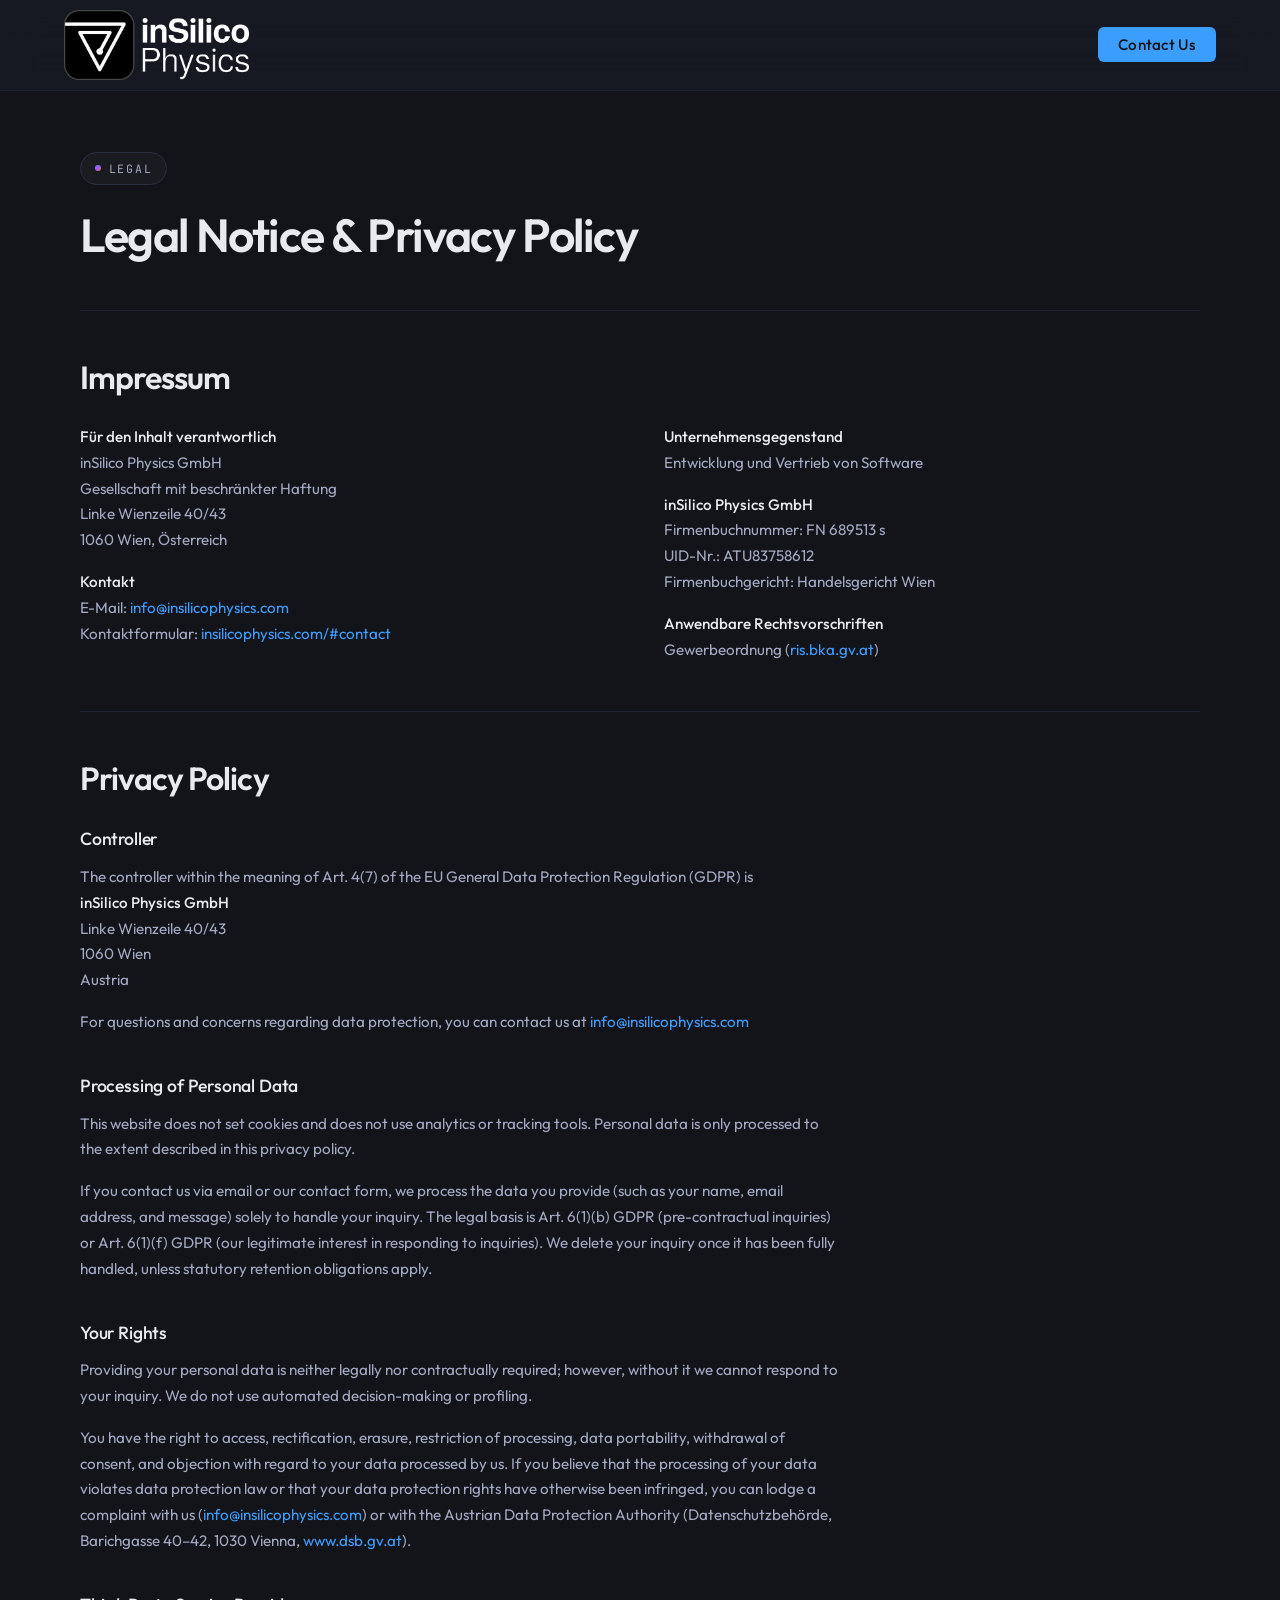
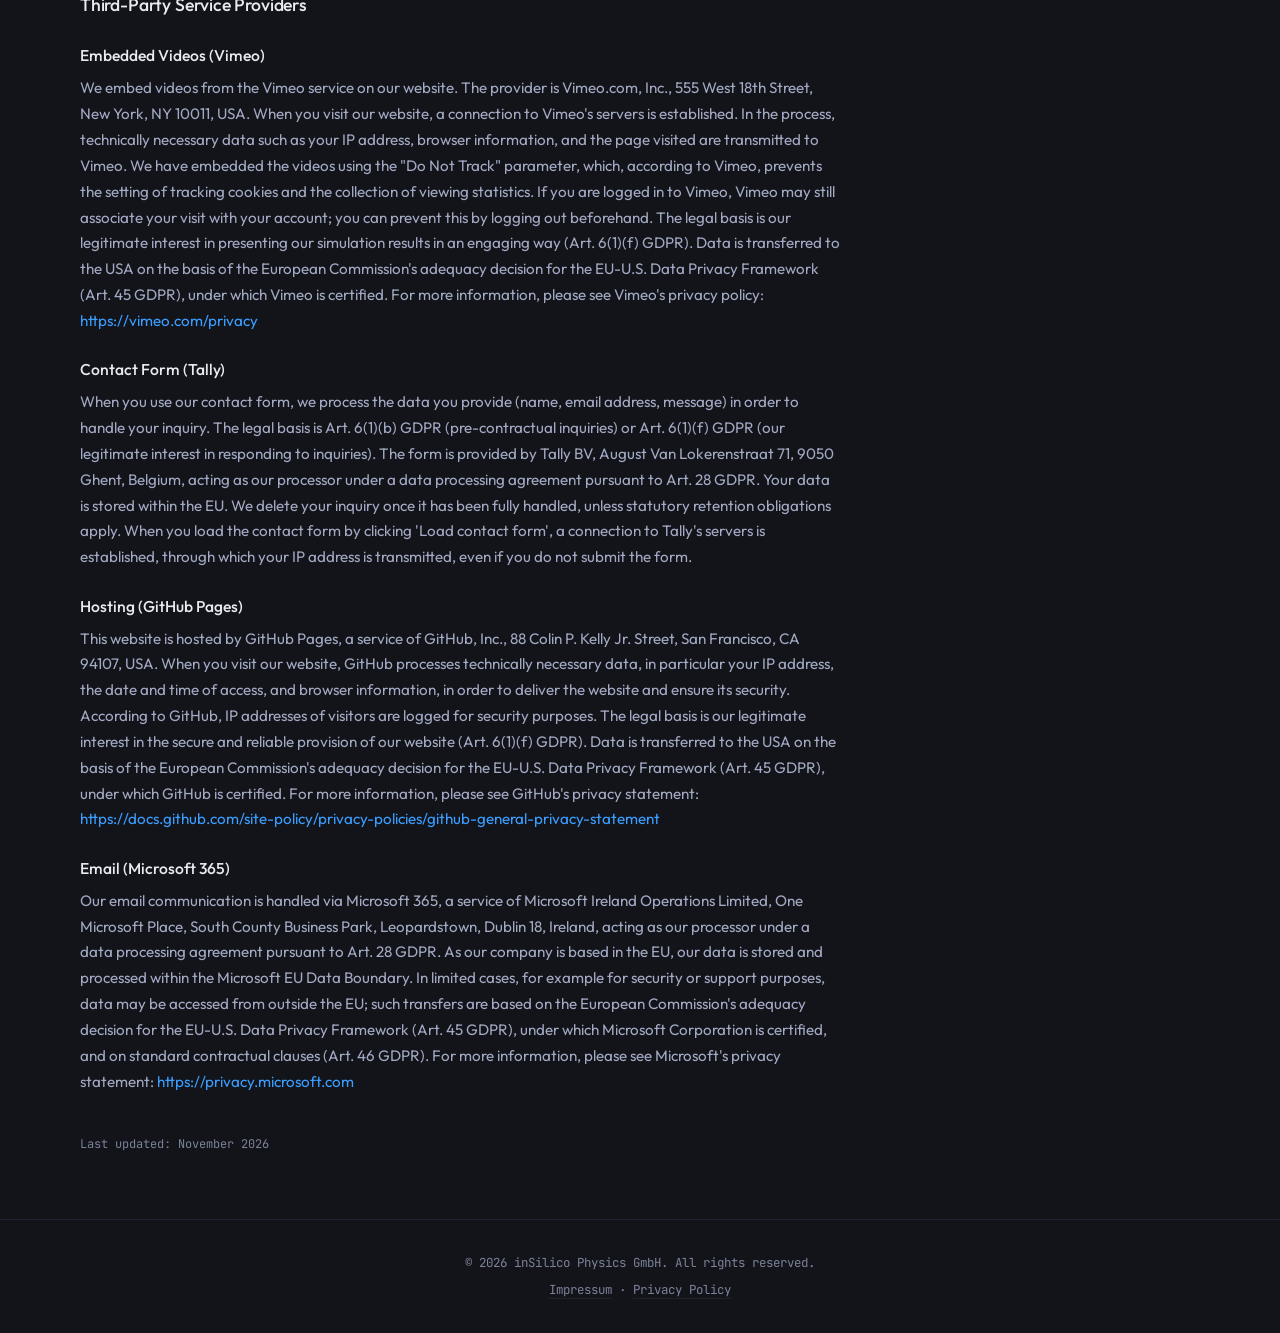
<file: legal.html>
<!DOCTYPE html>
<html lang="en">
<head>
  <meta charset="UTF-8">
  <meta name="viewport" content="width=device-width, initial-scale=1.0">
  <title>Legal Notice & Privacy Policy — inSilico Physics</title>
  <link rel="icon" href="images/favicon.ico" sizes="any">
  <link rel="icon" type="image/png" href="images/favicon-192.png" sizes="192x192">
  <link rel="apple-touch-icon" href="images/apple-touch-icon.png">
  <link rel="stylesheet" href="style.css">
</head>
<body>

  <nav>
    <div class="nav-inner">
      <a href="index.html" class="logo">
        <div class="logo-mark"><img src="images/logo.png" alt="inSilico Physics"></div>
      </a>
      <ul id="nav-menu" class="nav-simple">
        <li><a href="index.html#contact" class="nav-cta">Contact Us</a></li>
      </ul>
    </div>
  </nav>

  <div class="container legal-page">
    <header class="legal-hero">
      <div class="section-tag">Legal</div>
      <h1 class="legal-title">Legal Notice &amp; Privacy Policy</h1>
    </header>

    <div class="section-divider"></div>

    <section id="impressum" class="impressum" lang="de">
      <h2>Impressum</h2>
      <div class="impressum-grid">
        <div>
          <p><strong>Für den Inhalt verantwortlich</strong><br>
          inSilico Physics GmbH<br>
          Gesellschaft mit beschränkter Haftung<br>
          Linke Wienzeile 40/43<br>
          1060 Wien, Österreich</p>
          <p><strong>Kontakt</strong><br>
          E-Mail: <a href="mailto:info@insilicophysics.com">info@insilicophysics.com</a><br>
          Kontaktformular: <a href="index.html#contact">insilicophysics.com/#contact</a></p>
        </div>
        <div>
          <p><strong>Unternehmensgegenstand</strong><br>
          Entwicklung und Vertrieb von Software</p>
          <p><strong>inSilico Physics GmbH</strong><br>
          Firmenbuchnummer: FN 689513 s<br>
          UID-Nr.: ATU83758612<br>
          Firmenbuchgericht: Handelsgericht Wien</p>
          <p><strong>Anwendbare Rechtsvorschriften</strong><br>
          Gewerbeordnung (<a href="https://www.ris.bka.gv.at/GeltendeFassung.wxe?Abfrage=Bundesnormen&Gesetzesnummer=10007517" target="_blank" rel="noopener">ris.bka.gv.at</a>)</p>
        </div>
      </div>
    </section>

    <div class="section-divider"></div>

    <section id="privacy" class="impressum legal-text">
      <h2>Privacy Policy</h2>

      <h3>Controller</h3>
      <p>The controller within the meaning of Art. 4(7) of the EU General Data Protection Regulation (GDPR) is<br>
      <strong>inSilico Physics GmbH</strong><br>
      Linke Wienzeile 40/43<br>
      1060 Wien<br>
      Austria</p>
      <p>For questions and concerns regarding data protection, you can contact us at <a href="mailto:info@insilicophysics.com">info@insilicophysics.com</a></p>

      <h3>Processing of Personal Data</h3>
      <p>This website does not set cookies and does not use analytics or tracking tools. Personal data is only processed to the extent described in this privacy policy.</p>
      <p>If you contact us via email or our contact form, we process the data you provide (such as your name, email address, and message) solely to handle your inquiry. The legal basis is Art. 6(1)(b) GDPR (pre-contractual inquiries) or Art. 6(1)(f) GDPR (our legitimate interest in responding to inquiries). We delete your inquiry once it has been fully handled, unless statutory retention obligations apply.</p>

      <h3>Your Rights</h3>
      <p>Providing your personal data is neither legally nor contractually required; however, without it we cannot respond to your inquiry. We do not use automated decision-making or profiling.</p>
      <p>You have the right to access, rectification, erasure, restriction of processing, data portability, withdrawal of consent, and objection with regard to your data processed by us. If you believe that the processing of your data violates data protection law or that your data protection rights have otherwise been infringed, you can lodge a complaint with us (<a href="mailto:info@insilicophysics.com">info@insilicophysics.com</a>) or with the Austrian Data Protection Authority (Datenschutzbehörde, Barichgasse 40–42, 1030 Vienna, <a href="https://www.dsb.gv.at" target="_blank" rel="noopener">www.dsb.gv.at</a>).</p>

      <h3>Third-Party Service Providers</h3>

      <h4>Embedded Videos (Vimeo)</h4>
      <p>We embed videos from the Vimeo service on our website. The provider is Vimeo.com, Inc., 555 West 18th Street, New York, NY 10011, USA. When you visit our website, a connection to Vimeo's servers is established. In the process, technically necessary data such as your IP address, browser information, and the page visited are transmitted to Vimeo. We have embedded the videos using the "Do Not Track" parameter, which, according to Vimeo, prevents the setting of tracking cookies and the collection of viewing statistics. If you are logged in to Vimeo, Vimeo may still associate your visit with your account; you can prevent this by logging out beforehand. The legal basis is our legitimate interest in presenting our simulation results in an engaging way (Art. 6(1)(f) GDPR). Data is transferred to the USA on the basis of the European Commission's adequacy decision for the EU-U.S. Data Privacy Framework (Art. 45 GDPR), under which Vimeo is certified. For more information, please see Vimeo's privacy policy: <a href="https://vimeo.com/privacy" target="_blank" rel="noopener">https://vimeo.com/privacy</a></p>

      <h4>Contact Form (Tally)</h4>
      <p>When you use our contact form, we process the data you provide (name, email address, message) in order to handle your inquiry. The legal basis is Art. 6(1)(b) GDPR (pre-contractual inquiries) or Art. 6(1)(f) GDPR (our legitimate interest in responding to inquiries). The form is provided by Tally BV, August Van Lokerenstraat 71, 9050 Ghent, Belgium, acting as our processor under a data processing agreement pursuant to Art. 28 GDPR. Your data is stored within the EU. We delete your inquiry once it has been fully handled, unless statutory retention obligations apply. When you load the contact form by clicking 'Load contact form', a connection to Tally's servers is established, through which your IP address is transmitted, even if you do not submit the form.</p>

      <h4>Hosting (GitHub Pages)</h4>
      <p>This website is hosted by GitHub Pages, a service of GitHub, Inc., 88 Colin P. Kelly Jr. Street, San Francisco, CA 94107, USA. When you visit our website, GitHub processes technically necessary data, in particular your IP address, the date and time of access, and browser information, in order to deliver the website and ensure its security. According to GitHub, IP addresses of visitors are logged for security purposes. The legal basis is our legitimate interest in the secure and reliable provision of our website (Art. 6(1)(f) GDPR). Data is transferred to the USA on the basis of the European Commission's adequacy decision for the EU-U.S. Data Privacy Framework (Art. 45 GDPR), under which GitHub is certified. For more information, please see GitHub's privacy statement: <a href="https://docs.github.com/site-policy/privacy-policies/github-general-privacy-statement" target="_blank" rel="noopener">https://docs.github.com/site-policy/privacy-policies/github-general-privacy-statement</a></p>

      <h4>Email (Microsoft 365)</h4>
      <p>Our email communication is handled via Microsoft 365, a service of Microsoft Ireland Operations Limited, One Microsoft Place, South County Business Park, Leopardstown, Dublin 18, Ireland, acting as our processor under a data processing agreement pursuant to Art. 28 GDPR. As our company is based in the EU, our data is stored and processed within the Microsoft EU Data Boundary. In limited cases, for example for security or support purposes, data may be accessed from outside the EU; such transfers are based on the European Commission's adequacy decision for the EU-U.S. Data Privacy Framework (Art. 45 GDPR), under which Microsoft Corporation is certified, and on standard contractual clauses (Art. 46 GDPR). For more information, please see Microsoft's privacy statement: <a href="https://privacy.microsoft.com" target="_blank" rel="noopener">https://privacy.microsoft.com</a></p>

      <p class="legal-updated">Last updated: November 2026</p>
    </section>
  </div>

  <footer>
    <div class="container">
      <p>&copy; 2026 inSilico Physics GmbH. All rights reserved.</p>
      <p style="margin-top: 0.4rem;">
        <a href="legal.html#impressum" class="footer-link">Impressum</a> ·
        <a href="legal.html#privacy" class="footer-link">Privacy Policy</a>
      </p>
    </div>
  </footer>

</body>
</html>
</file>
<file: style.css>
@font-face {
    font-display: swap; /* Check https://developer.mozilla.org/en-US/docs/Web/CSS/@font-face/font-display for other options. */
    font-family: 'Outfit';
    font-style: normal;
    font-weight: 200;
    src: url('fonts/outfit-v15-latin-200.woff2') format('woff2'); /* Chrome 36+, Opera 23+, Firefox 39+, Safari 12+, iOS 10+ */
  }
  @font-face {
    font-display: swap; /* Check https://developer.mozilla.org/en-US/docs/Web/CSS/@font-face/font-display for other options. */
    font-family: 'Outfit';
    font-style: normal;
    font-weight: 300;
    src: url('fonts/outfit-v15-latin-300.woff2') format('woff2'); /* Chrome 36+, Opera 23+, Firefox 39+, Safari 12+, iOS 10+ */
  }
  @font-face {
    font-display: swap; /* Check https://developer.mozilla.org/en-US/docs/Web/CSS/@font-face/font-display for other options. */
    font-family: 'Outfit';
    font-style: normal;
    font-weight: 400;
    src: url('fonts/outfit-v15-latin-regular.woff2') format('woff2'); /* Chrome 36+, Opera 23+, Firefox 39+, Safari 12+, iOS 10+ */
  }
  @font-face {
    font-display: swap; /* Check https://developer.mozilla.org/en-US/docs/Web/CSS/@font-face/font-display for other options. */
    font-family: 'Outfit';
    font-style: normal;
    font-weight: 500;
    src: url('fonts/outfit-v15-latin-500.woff2') format('woff2'); /* Chrome 36+, Opera 23+, Firefox 39+, Safari 12+, iOS 10+ */
  }
  @font-face {
    font-display: swap; /* Check https://developer.mozilla.org/en-US/docs/Web/CSS/@font-face/font-display for other options. */
    font-family: 'Outfit';
    font-style: normal;
    font-weight: 600;
    src: url('fonts/outfit-v15-latin-600.woff2') format('woff2'); /* Chrome 36+, Opera 23+, Firefox 39+, Safari 12+, iOS 10+ */
  }
  @font-face {
    font-display: swap; /* Check https://developer.mozilla.org/en-US/docs/Web/CSS/@font-face/font-display for other options. */
    font-family: 'Outfit';
    font-style: normal;
    font-weight: 700;
    src: url('fonts/outfit-v15-latin-700.woff2') format('woff2'); /* Chrome 36+, Opera 23+, Firefox 39+, Safari 12+, iOS 10+ */
  }
  @font-face {
    font-display: swap; /* Check https://developer.mozilla.org/en-US/docs/Web/CSS/@font-face/font-display for other options. */
    font-family: 'JetBrains Mono';
    font-style: normal;
    font-weight: 300;
    src: url('fonts/jetbrains-mono-v24-latin-300.woff2') format('woff2'); /* Chrome 36+, Opera 23+, Firefox 39+, Safari 12+, iOS 10+ */
  }
  @font-face {
    font-display: swap; /* Check https://developer.mozilla.org/en-US/docs/Web/CSS/@font-face/font-display for other options. */
    font-family: 'JetBrains Mono';
    font-style: normal;
    font-weight: 400;
    src: url('fonts/jetbrains-mono-v24-latin-regular.woff2') format('woff2'); /* Chrome 36+, Opera 23+, Firefox 39+, Safari 12+, iOS 10+ */
  }
  @font-face {
    font-display: swap; /* Check https://developer.mozilla.org/en-US/docs/Web/CSS/@font-face/font-display for other options. */
    font-family: 'JetBrains Mono';
    font-style: normal;
    font-weight: 500;
    src: url('fonts/jetbrains-mono-v24-latin-500.woff2') format('woff2'); /* Chrome 36+, Opera 23+, Firefox 39+, Safari 12+, iOS 10+ */
  }

    *, *::before, *::after { margin: 0; padding: 0; box-sizing: border-box; }

    :root {
      --bg-deep: #12141a;
      --bg: #181b24;
      --bg-card: #1e2230;
      --bg-card-hover: #242838;
      --border: #1e2230;
      --border-light: #2a2f40;
      --fg: #e8eaf0;
      --fg-muted: #7c8299;
      --fg-body: #a3a9c2;
      --fg-dim: #4a5068;
      --accent: #3b9eff;
      --accent-glow: rgba(59, 158, 255, 0.15);
      --accent-warm: #ff6b3d;
      --gradient-laser: linear-gradient(135deg, #3b9eff 0%, #a855f7 50%, #ff6b3d 100%);
      --mono: 'JetBrains Mono', 'Fira Code', monospace;
      --sans: 'Outfit', system-ui, sans-serif;
    }

    html { scroll-behavior: smooth; }

    body {
      font-family: var(--sans);
      background: var(--bg-deep);
      color: var(--fg);
      line-height: 1.7;
      font-weight: 400;
      -webkit-font-smoothing: antialiased;
      overflow-x: hidden;
    }

    ::selection {
      background: var(--accent);
      color: var(--bg-deep);
    }

    :focus-visible {
      outline: 2px solid var(--accent);
      outline-offset: 3px;
      border-radius: 4px;
    }

    section[id] { scroll-margin-top: 96px; }

    @media (prefers-reduced-motion: reduce) {
      html { scroll-behavior: auto; }
      *, *::before, *::after {
        animation-duration: 0.001ms !important;
        animation-iteration-count: 1 !important;
        transition-duration: 0.001ms !important;
        scroll-behavior: auto !important;
      }
      .reveal { opacity: 1; transform: none; }
    }

    /* NAV */
    nav {
      position: fixed;
      top: 0;
      width: 100%;
      z-index: 100;
      background: rgba(24, 27, 36, 0.8);
      backdrop-filter: blur(20px);
      -webkit-backdrop-filter: blur(20px);
      border-bottom: 1px solid var(--border);
    }
    .nav-inner {
      max-width: 1200px;
      margin: 0 auto;
      padding: 0.6rem 1.5rem;
      display: flex;
      justify-content: space-between;
      align-items: center;
      gap: 1rem;
    }
    .logo {
      text-decoration: none;
      display: flex;
      align-items: center;
      min-width: 0;
      flex-shrink: 1;
    }
    /* Logo includes the wordmark (~3:1), so size it by height and let the width follow */
    .logo-mark {
      height: clamp(44px, 5.5vw, 72px);
      display: flex;
      align-items: center;
      flex-shrink: 0;
    }
    .logo-mark img {
      display: block;
      height: 100%;
      width: auto;
    }
    nav ul { list-style: none; display: flex; gap: 2rem; align-items: center; }
    nav ul a {
      text-decoration: none;
      color: var(--fg-muted);
      font-size: 0.95rem;
      font-weight: 400;
      letter-spacing: 0.02em;
      transition: color 0.3s;
    }
    nav ul a:hover { color: var(--fg); }
    .nav-cta {
      background: var(--accent) !important;
      color: var(--bg-deep) !important;
      padding: 0.5rem 1.25rem;
      border-radius: 6px;
      font-weight: 500 !important;
      transition: opacity 0.3s !important;
    }
    .nav-cta:hover { opacity: 0.85; color: var(--bg-deep) !important; }

    /* CONTAINER */
    .container { max-width: 1200px; margin: 0 auto; padding: 0 2.5rem; }
    section { padding: 7rem 0; }

    .section-tag {
      display: inline-flex;
      align-items: center;
      gap: 0.5rem;
      font-family: var(--mono);
      font-size: 0.72rem;
      font-weight: 400;
      text-transform: uppercase;
      letter-spacing: 0.15em;
      color: var(--fg-body);
      margin-bottom: 1.5rem;
      padding: 0.35rem 0.85rem;
      border: 1px solid var(--border-light);
      border-radius: 100px;
      background: rgba(255, 255, 255, 0.03);
    }
    .section-tag::before {
      content: '';
      width: 6px;
      height: 6px;
      border-radius: 50%;
      background: var(--gradient-laser);
    }
    .section-intro {
      color: var(--fg-body);
      max-width: 1000px;
      font-size: 1.05rem;
    }

    h1 {
      font-size: clamp(1.75rem, 4.2vw, 2.85rem);
      font-weight: 700;
      line-height: 1.08;
      letter-spacing: -0.04em;
    }
    h2 {
      font-size: clamp(2rem, 3.5vw, 2.8rem);
      font-weight: 600;
      letter-spacing: -0.03em;
      line-height: 1.15;
      margin-bottom: 1rem;
    }
    h3 {
      font-size: 1.15rem;
      font-weight: 500;
      letter-spacing: -0.01em;
    }

    /* HERO */
    .hero {
      padding-top: 9.5rem;
      padding-bottom: 5rem;
      position: relative;
      overflow: hidden;
    }
    .hero::before {
      content: '';
      position: absolute;
      top: 0; left: 50%;
      transform: translateX(-50%);
      width: 800px;
      height: 800px;
      background: radial-gradient(ellipse, rgba(59, 158, 255, 0.06) 0%, rgba(168, 85, 247, 0.03) 40%, transparent 70%);
      pointer-events: none;
    }
    .hero-inner {
      position: relative;
      z-index: 1;
      display: grid;
      grid-template-columns: minmax(0, 1.25fr) minmax(0, 0.75fr);
      gap: 3rem;
      align-items: center;
    }
    .hero-content { max-width: 680px; }
    .hero-visual {
      margin: 0;
      position: relative;
      justify-self: end;
      width: 100%;
      max-width: 440px;
    }
    .hero-visual img {
      display: block;
      width: 100%;
      height: auto;
    }
    .hero-label {
      position: absolute;
      left: 6%;
      font-family: var(--mono);
      font-size: 0.7rem;
      letter-spacing: 0.06em;
      color: var(--fg-body);
      background: rgba(18, 20, 26, 0.7);
      padding: 0.2rem 0.55rem;
      border-radius: 4px;
      white-space: nowrap;
    }
    .hero-label-a { top: 47%; }
    .hero-label-b { bottom: 3%; }
    /* scale bars: widths are the real 1 mm / 10 µm as a share of the image width */
    .scale-bar {
      position: absolute;
      left: 6%;
      font-family: var(--mono);
      font-size: 0.7rem;
      letter-spacing: 0.04em;
      color: var(--fg);
      text-align: center;
      line-height: 1;
    }
    .scale-bar i {
      display: block;
      height: 3px;
      background: var(--fg);
      border-radius: 1px;
      margin-bottom: 0.35rem;
    }
    .scale-bar-a { top: 1.4%; width: 28.1%; }
    .scale-bar-b { top: 55%; width: 16.1%; }
    .hero-punch { color: var(--fg); }
    .hero h1 { margin-bottom: 1.5rem; }
    .nowrap { white-space: nowrap; }
    .hero h1 .gradient-text {
      background: var(--gradient-laser);
      -webkit-background-clip: text;
      -webkit-text-fill-color: transparent;
      background-clip: text;
    }
    .hero p {
      font-size: 1.2rem;
      color: var(--fg-body);
      max-width: 600px;
      margin-bottom: 2.5rem;
      line-height: 1.8;
    }
    .hero-actions { display: flex; gap: 1rem; align-items: center; flex-wrap: wrap; }
    .btn {
      display: inline-flex;
      align-items: center;
      gap: 0.5rem;
      padding: 0.85rem 2rem;
      border-radius: 8px;
      text-decoration: none;
      font-size: 0.9rem;
      font-weight: 500;
      transition: all 0.3s;
      border: none;
      cursor: pointer;
    }
    .btn-accent {
      background: var(--accent);
      color: var(--bg-deep);
    }
    .btn-accent:hover { box-shadow: 0 0 30px rgba(59, 158, 255, 0.3); }
    .btn-outline {
      background: transparent;
      color: var(--fg);
      border: 1px solid var(--border-light);
    }
    .btn-outline:hover { border-color: var(--fg-muted); background: var(--bg-card); }

    /* GRID BACKGROUND */
    .grid-bg {
      position: absolute;
      inset: 0;
      background-image:
        linear-gradient(var(--border) 1px, transparent 1px),
        linear-gradient(90deg, var(--border) 1px, transparent 1px);
      background-size: 60px 60px;
      opacity: 1;
      mask-image: radial-gradient(ellipse 70% 50% at 50% 50%, black, transparent);
      -webkit-mask-image: radial-gradient(ellipse 70% 50% at 50% 50%, black, transparent);
      pointer-events: none;
    }

    /* CAPABILITIES */
    .capabilities { position: relative; }
    .cap-grid {
      display: grid;
      grid-template-columns: repeat(3, 1fr);
      gap: 1px;
      background: var(--border);
      border: 1px solid var(--border);
      border-radius: 12px;
      overflow: hidden;
      margin-top: 3rem;
    }
    .cap-card {
      background: var(--bg-card);
      padding: 2.5rem;
      position: relative;
    }
    .cap-icon {
      width: 44px;
      height: 44px;
      border-radius: 10px;
      background: rgba(255, 255, 255, 0.04);
      border: 1px solid var(--border-light);
      display: flex;
      align-items: center;
      justify-content: center;
      margin-bottom: 1.25rem;
      font-size: 1.2rem;
      color: var(--fg-body);
    }
    @supports (background: color-mix(in srgb, red 10%, transparent)) {
      .cap-icon {
        background: color-mix(in srgb, currentColor 12%, transparent);
        border-color: color-mix(in srgb, currentColor 28%, transparent);
      }
    }
    .cap-card:nth-child(1) .cap-icon { color: #3b9eff; }
    .cap-card:nth-child(2) .cap-icon { color: #6781fc; }
    .cap-card:nth-child(3) .cap-icon { color: #9264f9; }
    .cap-card:nth-child(4) .cap-icon { color: #b959d2; }
    .cap-card:nth-child(5) .cap-icon { color: #dc6287; }
    .cap-card:nth-child(6) .cap-icon { color: #ff6b3d; }
    .cap-icon svg [fill="#3b9eff"] { fill: currentColor; }
    .cap-icon svg [stroke="#3b9eff"],
    .cap-icon svg[stroke="#3b9eff"] { stroke: currentColor; }
    .cap-card h3 { margin-bottom: 0.6rem; }
    .cap-card p {
      font-size: 0.96rem;
      color: var(--fg-body);
      line-height: 1.7;
    }
    .cap-tags {
      display: flex;
      flex-wrap: wrap;
      gap: 0.4rem;
      margin-top: 1rem;
    }
    .cap-tags span {
      font-family: var(--mono);
      font-size: 0.72rem;
      color: var(--fg-muted);
      background: rgba(255,255,255,0.03);
      border: 1px solid var(--border-light);
      padding: 0.15rem 0.55rem;
      border-radius: 4px;
      letter-spacing: 0.03em;
    }

    /* APPLICATIONS */
    .app-categories {
      display: grid;
      grid-template-columns: repeat(2, 1fr);
      gap: 1.5rem;
      margin-top: 3rem;
      align-items: start;
    }
    .app-category {
      display: flex;
      flex-direction: column;
      background: var(--bg-card);
      border: 1px solid var(--border);
      border-radius: 12px;
      overflow: hidden;
      transition: border-color 0.3s, box-shadow 0.3s;
    }
    .app-category:last-child:nth-child(odd) {
      grid-column: 1 / -1;
    }
    .app-category-header {
      padding: 1.6rem 1.75rem 1.25rem;
      position: relative;
    }
    .app-category:hover {
      border-color: var(--border-light);
      box-shadow: 0 4px 30px rgba(0,0,0,0.2);
    }
    .app-category-header::before {
      content: '';
      position: absolute;
      top: 0; left: 0; right: 0;
      height: 2px;
      background: var(--gradient-laser);
    }
    .app-category-header h3 {
      font-size: 1.2rem;
      font-weight: 600;
      text-transform: uppercase;
      letter-spacing: 0.08em;
      color: var(--fg);
      margin-bottom: 0.3rem;
    }
    .app-category-header p {
      font-size: 0.95rem;
      color: var(--fg-body);
      line-height: 1.6;
    }
    .app-sub-list { margin-top: auto; }
    .app-sub-item { border-top: 1px solid var(--border-light); }
    .app-sub-item summary {
      list-style: none;
      display: flex;
      justify-content: space-between;
      align-items: center;
      gap: 1rem;
      padding: 0.85rem 1.75rem;
      cursor: pointer;
      transition: background 0.2s;
    }
    .app-sub-item summary::-webkit-details-marker { display: none; }
    .app-sub-item summary:hover { background: var(--bg-card-hover); }
    .app-sub-item h4 {
      font-size: 1rem;
      font-weight: 500;
      color: var(--fg);
    }
    .app-toggle {
      font-size: 1.15rem;
      line-height: 1;
      color: var(--fg-muted);
      transition: transform 0.3s, color 0.3s;
    }
    .app-sub-item[open] .app-toggle { transform: rotate(45deg); color: var(--fg); }
    .app-sub-body { padding: 0 1.75rem 1.1rem; }
    .app-sub-item p {
      font-size: 0.92rem;
      color: var(--fg-body);
      line-height: 1.6;
    }
    .app-tags {
      display: flex;
      gap: 0.4rem;
      flex-wrap: wrap;
      margin-top: 0.6rem;
    }
    .app-tags span {
      font-family: var(--mono);
      font-size: 0.72rem;
      color: var(--fg-muted);
      background: rgba(255,255,255,0.03);
      border: 1px solid var(--border);
      padding: 0.15rem 0.5rem;
      border-radius: 4px;
    }

    /* MEDIA PLAYER */
    .media-filters {
      display: flex; flex-wrap: wrap; gap: 0.5rem;
      margin-top: 2rem;
    }
    .chip {
      font: 500 0.85rem var(--sans);
      color: var(--fg-muted);
      background: transparent;
      border: 1px solid var(--border-light);
      border-radius: 999px;
      padding: 0.4rem 0.9rem;
      cursor: pointer;
      display: inline-flex; align-items: center; gap: 0.45rem;
      transition: color .2s, border-color .2s, background .2s;
    }
    .chip:hover { color: var(--fg); border-color: var(--fg-dim); }
    .chip.active { color: var(--fg); background: var(--bg-card); border-color: var(--fg-dim); }
    .chip-n { font: 0.72rem var(--mono); color: var(--fg-dim); }
    .chip.active .chip-n { color: var(--fg-muted); }

    .media-player {
      display: grid;
      grid-template-columns: minmax(0, 1fr) 340px;
      gap: 1.25rem;
      margin-top: 1.25rem;
      align-items: start;
    }
    .mp-main {
      background: var(--bg-card);
      border: 1px solid var(--border-light);
      border-radius: 14px;
      overflow: hidden;
    }
    .mp-stage {
      position: relative;
      aspect-ratio: 16 / 9;
      background: #000;
      cursor: pointer;
    }
    .mp-stage iframe, .mp-poster {
      position: absolute; inset: 0;
      width: 100%; height: 100%;
      border: 0;
    }
    .mp-poster { object-fit: contain; }
    .mp-play {
      position: absolute; left: 50%; top: 50%;
      transform: translate(-50%, -50%);
      width: 68px; height: 68px; border-radius: 50%;
      border: 1px solid rgba(255,255,255,0.35);
      background: rgba(18,20,26,0.65);
      color: #fff;
      display: grid; place-items: center;
      cursor: pointer;
      backdrop-filter: blur(6px);
      transition: transform .2s, background .2s;
    }
    .mp-play svg { margin-left: 3px; }
    .mp-stage:hover .mp-play { transform: translate(-50%, -50%) scale(1.06); background: rgba(59,158,255,0.85); }
    .mp-caption {
      display: flex; justify-content: space-between; align-items: flex-start; gap: 1.5rem;
      padding: 1.1rem 1.4rem 1.25rem;
    }
    .mp-title { font-size: 1.15rem; margin: 0.25rem 0 0.35rem; }
    .mp-desc { font-size: 0.92rem; color: var(--fg-body); line-height: 1.55; margin: 0; }
    .mp-credits { margin-top: 0.8rem; font-size: 0.82rem; }
    .mp-credits summary {
      cursor: pointer; width: fit-content;
      font: 0.72rem var(--mono); letter-spacing: 0.04em; text-transform: uppercase;
      color: var(--fg-muted);
    }
    .mp-credits summary:hover { color: var(--fg); }
    .mp-credits dl { margin: 0.7rem 0 0; display: grid; gap: 0.15rem; }
    .mp-credits dt { color: var(--fg-muted); margin-top: 0.45rem; }
    .mp-credits dt:first-child { margin-top: 0; }
    .mp-credits dd { margin: 0; color: var(--fg); }
    .mp-nav { display: flex; align-items: center; gap: 0.5rem; flex-shrink: 0; }
    .mp-btn {
      width: 36px; height: 36px; border-radius: 50%;
      border: 1px solid var(--border-light);
      background: transparent; color: var(--fg);
      font-size: 1rem; cursor: pointer;
      transition: border-color .2s, background .2s;
    }
    .mp-btn:hover { border-color: var(--accent); background: var(--accent-glow); }
    .mp-count { font: 0.78rem var(--mono); color: var(--fg-muted); min-width: 3.6em; text-align: center; }

    .mp-list {
      list-style: none; margin: 0; padding: 0.4rem;
      background: var(--bg-card);
      border: 1px solid var(--border-light);
      border-radius: 14px;
      overflow-y: auto;
      align-self: stretch;
      contain: size;   /* list takes the player's height and scrolls */
      scrollbar-width: thin;
      scrollbar-color: var(--border-light) transparent;
    }
    .mp-list li[hidden] { display: none; }
    .pl-item {
      display: grid; grid-template-columns: 112px 1fr; gap: 0.8rem; align-items: center;
      padding: 0.5rem; border-radius: 10px;
      text-decoration: none; color: inherit;
      border: 1px solid transparent;
      transition: background .2s, border-color .2s;
    }
    .pl-item:hover { background: var(--bg-card-hover); }
    .pl-item[aria-current="true"] { background: var(--bg-card-hover); border-color: var(--border-light); }
    .pl-thumb {
      position: relative; display: block;
      aspect-ratio: 16 / 9; border-radius: 6px; overflow: hidden; background: #000;
    }
    .pl-thumb img { width: 100%; height: 100%; object-fit: cover; display: block; opacity: .85; transition: opacity .2s; }
    .pl-item:hover .pl-thumb img, .pl-item[aria-current="true"] .pl-thumb img { opacity: 1; }
    .pl-item[aria-current="true"] .pl-thumb::after {
      content: ""; position: absolute; inset: 0; border-radius: 6px;
      box-shadow: inset 0 0 0 2px var(--accent);
    }
    .pl-text { display: flex; flex-direction: column; gap: 0.2rem; min-width: 0; }
    .pl-meta { font: 0.68rem var(--mono); letter-spacing: 0.04em; text-transform: uppercase; color: var(--fg-muted); }
    .pl-title { font-size: 0.88rem; line-height: 1.3; color: var(--fg); }

    /* TEAM */
    .team-grid {
      display: grid;
      grid-template-columns: repeat(4, 1fr);
      gap: 1.5rem;
      margin-top: 3rem;
    }
    .team-card {
      height: 360px;
      cursor: pointer;
    }
    .team-card-inner {
      position: relative;
      width: 100%;
      height: 100%;
    }
    .team-card-front,
    .team-card-back {
      position: absolute;
      inset: 0;
      border-radius: 12px;
      transition: opacity 0.35s ease, visibility 0.35s;
      border: 1px solid var(--border);
      background: var(--bg-card);
      overflow: hidden;
    }
    .team-card-front {
      display: flex;
      flex-direction: column;
      align-items: center;
      justify-content: center;
      padding: 2rem;
      text-align: center;
    }
    .team-card-front:hover {
      border-color: var(--border-light);
      box-shadow: 0 8px 30px rgba(0,0,0,0.2);
    }
    /* front/back swap by cross-fade (a 3D flip made the browser render the photos blurry) */
    .team-card-back { opacity: 0; visibility: hidden; }
    .team-card.flipped .team-card-back { opacity: 1; visibility: visible; }
    .team-card.flipped .team-card-front { opacity: 0; visibility: hidden; }
    .team-card-back {
      padding: 2rem;
      display: flex;
      flex-direction: column;
      justify-content: center;
      border-color: var(--border-light);
    }
    .team-avatar {
      width: 148px;
      height: 148px;
      border-radius: 50%;
      background: linear-gradient(135deg, var(--bg-card-hover), var(--border));
      margin: 0 auto 1.25rem;
      display: flex;
      align-items: center;
      justify-content: center;
      font-size: 2rem;
      color: var(--fg-dim);
      border: 2px solid var(--border);
      overflow: hidden;
    }
    .team-avatar img { width: 100%; height: 100%; object-fit: cover; }
    .team-card-front h3 { font-size: 1.05rem; margin-bottom: 0.2rem; }
    .team-card-front .team-role {
      font-family: var(--mono);
      font-size: 0.72rem;
      color: var(--fg-body);
      letter-spacing: 0.04em;
      margin-bottom: 0.5rem;
    }
    .team-card-front .team-hint {
      font-size: 0.72rem;
      color: var(--fg-muted);
      margin-top: 0.75rem;
    }
    .team-card-back h3 {
      font-size: 1rem;
      margin-bottom: 0.75rem;
    }
    .team-card-back p {
      font-size: 0.9rem;
      color: var(--fg-body);
      line-height: 1.65;
      font-style: italic;
    }
    .team-links {
      display: flex;
      justify-content: flex-start;
      gap: 0.75rem;
      margin-top: 1rem;
    }
    .team-links a {
      color: var(--fg-muted);
      text-decoration: none;
      font-size: 0.82rem;
      transition: color 0.3s;
      border-bottom: 1px solid var(--border);
      padding-bottom: 1px;
    }
    .team-links a:hover { color: var(--accent); border-color: var(--accent); }

    /* STATUS */
    .status-timeline {
      display: grid;
      grid-template-columns: repeat(4, 1fr);
      gap: 1.25rem;
      margin-top: 3rem;
      list-style: none;
    }
    .status-item {
      position: relative;
      padding: 1.5rem 1.25rem 1.35rem;
      background: var(--bg-card);
      border: 1px solid var(--border);
      border-radius: 12px;
      transition: border-color 0.3s, background 0.3s;
    }
    .status-item:hover { border-color: var(--border-light); background: var(--bg-card-hover); }
    .status-date {
      font-family: var(--mono);
      font-size: 0.75rem;
      color: var(--fg-body);
      letter-spacing: 0.08em;
      display: block;
      margin-bottom: 0.75rem;
    }
    .status-item h3 { margin-bottom: 0.5rem; font-size: 1rem; }
    .status-item p { font-size: 0.86rem; color: var(--fg-body); line-height: 1.6; }
    .status-item.upcoming { border-style: dashed; }
    .status-item.upcoming .status-date { color: var(--fg-muted); }

    /* PARTNERS */
    .partner-groups {
      display: flex;
      flex-wrap: wrap;
      gap: 2rem 5rem;
      margin-top: 2.5rem;
    }
    .partner-label {
      font-family: var(--mono);
      font-size: 0.72rem;
      letter-spacing: 0.12em;
      text-transform: uppercase;
      color: var(--fg-muted);
      margin-bottom: 1rem;
    }
    .partners-grid {
      display: flex;
      align-items: center;
      gap: 3rem;
      flex-wrap: wrap;
    }
    .partner-logo {
      display: flex;
      align-items: center;
      transition: all 0.3s;
      text-decoration: none;
    }
    .partner-logo { gap: 1.1rem; }
    .partner-program {
      font-size: 0.9rem; line-height: 1.35;
      color: var(--fg-body);
      padding-left: 1.1rem;
      border-left: 1px solid var(--border-light);
    }
    .partner-logo img {
      height: 80px;
      width: auto;
      object-fit: contain;
    }
    .partner-logo:hover img {
      filter: grayscale(0%) brightness(1);
      opacity: 1;
    }

    /* PUBLICATIONS */
    .pub-list { list-style: none; margin-top: 3rem; }
    .pub-item {
      border: 1px solid var(--border);
      border-radius: 10px;
      margin-bottom: 0.75rem;
      overflow: hidden;
      transition: all 0.3s;
    }
    .pub-item:hover {
      border-color: var(--border-light);
      box-shadow: 0 4px 20px rgba(0,0,0,0.15);
    }
    .pub-header {
      display: grid;
      grid-template-columns: 4.5rem 1fr auto;
      gap: 1.5rem;
      align-items: center;
      padding: 1.25rem 1.5rem;
      cursor: pointer;
      user-select: none;
      transition: background 0.3s;
      background: none;
      border: none;
      width: 100%;
      text-align: left;
      font-family: inherit;
      color: inherit;
    }
    .pub-header:hover { background: var(--bg-card); }
    .pub-year {
      font-family: var(--mono);
      font-size: 0.8rem;
      color: var(--fg-muted);
    }
    .pub-title { font-weight: 500; font-size: 1rem; margin-bottom: 0.25rem; }
    .pub-description { font-size: 0.85rem; color: var(--fg-body); }
    .pub-toggle {
      font-size: 1.2rem;
      color: var(--fg-muted);
      transition: transform 0.3s, color 0.3s;
      flex-shrink: 0;
    }
    .pub-item.open .pub-toggle { transform: rotate(45deg); color: var(--accent); }
    .pub-featured {
      border: 1px solid transparent;
      background: linear-gradient(var(--bg-card), var(--bg-card)) padding-box,
                  var(--gradient-laser) border-box;
      margin-bottom: 1.5rem;
    }
    .pub-featured .pub-header:hover { background: var(--bg-card-hover); }
    .pub-featured .pub-title { font-size: 1.15rem; }
    .pub-featured .pub-year { color: var(--fg-body); }
    .pub-badge {
      display: inline-block;
      font-family: var(--mono);
      font-size: 0.68rem;
      letter-spacing: 0.1em;
      text-transform: uppercase;
      color: var(--fg);
      border: 1px solid var(--border-light);
      background: rgba(255, 255, 255, 0.05);
      padding: 0.12rem 0.5rem;
      border-radius: 4px;
      margin-bottom: 0.45rem;
    }
    .pub-body {
      max-height: 0;
      overflow: hidden;
      transition: max-height 0.4s ease, padding 0.3s ease;
    }
    .pub-item.open .pub-body { max-height: 600px; }
    .pub-body-inner {
      padding: 0 1.5rem 1.5rem;
      padding-left: calc(4.5rem + 1.5rem + 1.5rem);
      border-top: 1px solid var(--border);
    }
    .pub-abstract {
      font-size: 0.9rem;
      color: var(--fg-body);
      line-height: 1.75;
      margin: 1.25rem 0;
    }
    .pub-link {
      display: inline-flex;
      align-items: center;
      gap: 0.4rem;
      font-family: var(--mono);
      font-size: 0.75rem;
      color: var(--accent);
      text-decoration: none;
      padding: 0.4rem 1rem;
      border: 1px solid rgba(59, 158, 255, 0.2);
      border-radius: 6px;
      transition: all 0.3s;
      white-space: nowrap;
    }
    .pub-link:hover {
      background: var(--accent-glow);
      border-color: var(--accent);
    }

    /* CTA / CONTACT */
    .cta-section {
      text-align: center;
      position: relative;
      overflow: hidden;
    }
    .cta-section::before {
      content: '';
      position: absolute;
      bottom: 0; left: 50%;
      transform: translateX(-50%);
      width: 600px;
      height: 400px;
      background: radial-gradient(ellipse, rgba(59, 158, 255, 0.06) 0%, transparent 70%);
      pointer-events: none;
    }
    .cta-section h2 { margin-bottom: 1rem; }
    .cta-section p {
      color: var(--fg-muted);
      max-width: 500px;
      margin: 0 auto 2.5rem;
      font-size: 1.05rem;
    }
    .cta-section .btn { font-size: 1rem; padding: 1rem 2.5rem; }
    .contact-row {
      display: flex;
      justify-content: center;
      gap: 3rem;
      margin-top: 3rem;
      padding-top: 2.5rem;
      border-top: 1px solid var(--border);
    }
    .contact-item { text-align: center; }
    .contact-item .contact-label {
      font-family: var(--mono);
      font-size: 0.7rem;
      color: var(--fg-muted);
      letter-spacing: 0.08em;
      text-transform: uppercase;
      margin-bottom: 0.35rem;
    }
    .contact-item a {
      color: var(--fg-muted);
      text-decoration: none;
      font-size: 0.9rem;
      transition: color 0.3s;
    }
    .contact-item a:hover { color: var(--accent); }

    /* CONTACT FORM */
    .contact-form-wrap {
      max-width: 600px;
      margin: 2rem auto 0;
      text-align: left;
    }
    .contact-form { display: flex; flex-direction: column; gap: 1rem; }
    .form-row { display: grid; grid-template-columns: 1fr 1fr; gap: 1rem; }
    .form-group { display: flex; flex-direction: column; gap: 0.35rem; }
    .form-group label {
      font-family: var(--mono);
      font-size: 0.72rem;
      color: var(--fg-muted);
      letter-spacing: 0.06em;
      text-transform: uppercase;
    }
    .form-group input,
    .form-group textarea {
      background: var(--bg-card);
      border: 1px solid var(--border);
      border-radius: 8px;
      padding: 0.75rem 1rem;
      color: var(--fg);
      font-family: var(--sans);
      font-size: 0.9rem;
      transition: border-color 0.3s;
      resize: vertical;
    }
    .form-group input:focus,
    .form-group textarea:focus {
      outline: none;
      border-color: var(--accent);
    }
    .form-group input::placeholder,
    .form-group textarea::placeholder {
      color: var(--fg-muted);
    }
    .contact-form .btn { align-self: flex-start; margin-top: 0.5rem; }
    .form-status {
      font-size: 0.85rem;
      margin-top: 0.5rem;
      min-height: 1.5rem;
    }
    .form-status.success { color: #4ade80; }
    .form-status.error { color: var(--accent-warm); }
    
    .form-privacy-note {
  font-size: 0.8rem;
  color: var(--fg-muted);
  margin-top: 0.75rem;
}
.form-privacy-note a {
  color: var(--accent);
  text-decoration: none;
}
.form-privacy-note a:hover { text-decoration: underline; }

    /* IMPRESSUM */
    .impressum {
      padding: 4rem 0;
      font-size: 0.95rem;
      color: var(--fg-body);
      line-height: 1.7;
    }
    .impressum h2 {
      color: var(--fg);
      font-size: clamp(1.5rem, 2.6vw, 2rem);
      margin-bottom: 1.75rem;
    }
    .impressum-grid {
      display: grid;
      grid-template-columns: 1fr 1fr;
      gap: 3rem;
    }
    .impressum a {
      color: var(--accent);
      text-decoration: none;
    }
    .impressum a:hover { text-decoration: underline; }
    
    .impressum-grid p + p { margin-top: 1rem; }
    .impressum strong { color: var(--fg); font-weight: 500; }

    .container.legal-page { padding-top: 8.5rem; }
    .legal-hero { padding: 1rem 0 3rem; }
    .legal-title {
      font-size: clamp(2rem, 4vw, 2.9rem);
      font-weight: 600;
      letter-spacing: -0.03em;
      line-height: 1.15;
    }
    .legal-page .impressum { padding: 3rem 0; }
    .legal-text { max-width: 760px; }          /* comfortable line length for long legal text */
    .legal-text p { margin-bottom: 1rem; }
    .legal-text h3 {
      font-size: 1.1rem;
      font-weight: 500;
      color: var(--fg);
      margin: 2.25rem 0 0.6rem;
    }
    .legal-text h2 + h3 { margin-top: 0; }
    .legal-text h4 {
      font-size: 0.98rem;
      font-weight: 500;
      color: var(--fg);
      margin: 1.4rem 0 0.4rem;
    }
    .legal-text a { overflow-wrap: anywhere; }
    .legal-updated {
      margin-top: 2.5rem;
      font-family: var(--mono);
      font-size: 0.75rem;
      color: var(--fg-muted);
    }

    /* FOOTER */
    footer {
      padding: 2rem 0;
      border-top: 1px solid var(--border);
      text-align: center;
    }
    footer p {
      font-size: 0.78rem;
      color: var(--fg-muted);
      font-family: var(--mono);
    }
    
    .footer-link {
        color: var(--fg-muted);
        text-decoration: none;
        border-bottom: 1px solid var(--border);
    }
    
    .footer-link:hover { color: var(--accent); }

    .section-divider {
      height: 1px;
      background: var(--border);
      margin: 0 auto;
      max-width: 1200px;
    }

    /* ANIMATIONS */
    .reveal {
      opacity: 0;
      transform: translateY(28px);
      transition: opacity 0.65s ease, transform 0.65s ease;
    }
    .reveal.vis {
      opacity: 1;
      transform: none;
    }

    /* MOBILE */
    .mobile-toggle {
      display: none;
      background: none;
      border: none;
      color: var(--fg);
      font-size: 1.6rem;
      cursor: pointer;
      padding: 0.5rem;
      line-height: 1;
      flex-shrink: 0;
    }

    @media (max-width: 960px) {
      .hero-inner { grid-template-columns: 1fr; gap: 2.5rem; }
      .hero-visual { justify-self: center; max-width: 420px; }
      .cap-grid { grid-template-columns: 1fr 1fr; }
      .team-grid { grid-template-columns: 1fr 1fr; }
      .app-categories { grid-template-columns: 1fr; }
      .status-timeline { grid-template-columns: 1fr 1fr; }
      .media-player { grid-template-columns: 1fr; }
      .mp-list {
        contain: none; align-self: auto;
        display: flex; gap: 0.6rem;
        overflow-x: auto; overflow-y: hidden;
        scroll-snap-type: x mandatory;
        background: none; border: 0; padding: 0 0 0.5rem;
      }
      .mp-list li { flex: 0 0 210px; scroll-snap-align: start; }
      .pl-item { grid-template-columns: 1fr; gap: 0.5rem; padding: 0.45rem; background: var(--bg-card); border-color: var(--border); }
      .pl-item[aria-current="true"] { border-color: var(--border-light); }
    }
    @media (max-width: 860px) {
      .nav-inner { padding: 0.6rem 1.25rem; }
      .mobile-toggle { display: block; }
      nav ul {
        display: none;
        position: absolute;
        top: 100%;
        left: 0; right: 0;
        background: var(--bg-deep);
        flex-direction: column;
        align-items: flex-start;
        padding: 1.5rem 2rem;
        gap: 1.25rem;
        border-bottom: 1px solid var(--border);
        box-shadow: 0 12px 30px rgba(0,0,0,0.4);
        max-height: calc(100vh - 100%);
        overflow-y: auto;
      }
      nav ul.open { display: flex; }
      nav ul.nav-simple {
        display: flex;
        position: static;
        flex-direction: row;
        padding: 0;
        background: none;
        border: 0;
        box-shadow: none;
        max-height: none;
      }
      nav ul.nav-simple li { width: auto; }
      nav ul li { width: 100%; }
      nav ul a { display: block; padding: 0.35rem 0; font-size: 1rem; }
      .nav-cta { display: inline-block !important; }
    }
    @media (max-width: 640px) {
      .media-filters { flex-wrap: nowrap; overflow-x: auto; margin-right: -1.25rem; padding-right: 1.25rem; scrollbar-width: none; }
      .chip { flex-shrink: 0; }
      .mp-caption { flex-direction: column; gap: 0.9rem; padding: 1rem 1.1rem; }
      .mp-title { font-size: 1.05rem; }
      .mp-play { width: 56px; height: 56px; }
      .cap-grid { grid-template-columns: 1fr; }
      /* team: compact rows on phones; tapping opens the quote below instead of flipping */
      .team-grid { grid-template-columns: 1fr; gap: 0.75rem; margin-top: 2rem; }
      .team-card { height: auto; }
      .team-card-inner { transform: none !important; transition: none; border: 1px solid var(--border); border-radius: 12px; background: var(--bg-card); overflow: hidden; }
      .team-card.flipped .team-card-inner { border-color: var(--border-light); }
      .team-card-front, .team-card-back { position: static; border: 0; border-radius: 0; background: none; transform: none; backface-visibility: visible; -webkit-backface-visibility: visible; }
      .team-card-front {
        display: grid; grid-template-columns: 88px 1fr auto; grid-template-rows: auto auto;
        column-gap: 1rem; align-items: center; justify-items: start;
        padding: 0.9rem 1rem; text-align: left;
      }
      .team-card-front:hover { box-shadow: none; }
      .team-avatar { grid-row: 1 / 3; width: 88px; height: 88px; margin: 0; font-size: 1.3rem; }
      .team-card-front h3 { grid-column: 2; align-self: end; margin: 0; font-size: 1rem; }
      .team-card-front .team-role { grid-column: 2; align-self: start; margin: 0.15rem 0 0; }
      .team-card-front .team-hint { grid-column: 3; grid-row: 1 / 3; margin: 0; font-size: 0; }
      .team-card-front .team-hint::after { content: "+"; font-size: 1.4rem; color: var(--fg-muted); transition: transform .25s; display: inline-block; }
      .team-card.flipped .team-hint::after { transform: rotate(45deg); }
      .team-card-back { display: none; padding: 0 1rem 1.1rem; border-top: 1px solid var(--border); margin: 0 1rem; padding: 0.9rem 0 1.1rem; }
      .team-card.flipped .team-card-back { display: block; }
      .team-card-front, .team-card-back, .team-card.flipped .team-card-front, .team-card.flipped .team-card-back { opacity: 1; visibility: visible; transition: none; }
      .team-card-back h3 { display: none; }
      .logo-mark { height: 44px; }
      .hero { padding-top: 7.5rem; padding-bottom: 3rem; }
      .hero-visual { max-width: 340px; }
      .hero-label { white-space: normal; max-width: 90%; font-size: 0.62rem; padding: 0.15rem 0.45rem; }
      .scale-bar { font-size: 0.62rem; }
      .container.legal-page { padding-top: 6.5rem; }
      .app-category-header, .app-sub-item summary, .app-sub-body { padding-left: 1.25rem; padding-right: 1.25rem; }
      .partner-logo img { height: 64px; }
      section { padding: 4rem 0; }
      .container { padding: 0 1.25rem; }
      .pub-header { grid-template-columns: 1fr auto; gap: 0.75rem; }
      .pub-year { display: none; }
      .pub-body-inner { padding-left: 1.5rem; }
      .contact-row { flex-direction: column; gap: 1.5rem; }
      .form-row { grid-template-columns: 1fr; }
      .impressum-grid { grid-template-columns: 1fr; gap: 1.5rem; }
      .status-timeline { grid-template-columns: 1fr !important; }
    }
</file>
